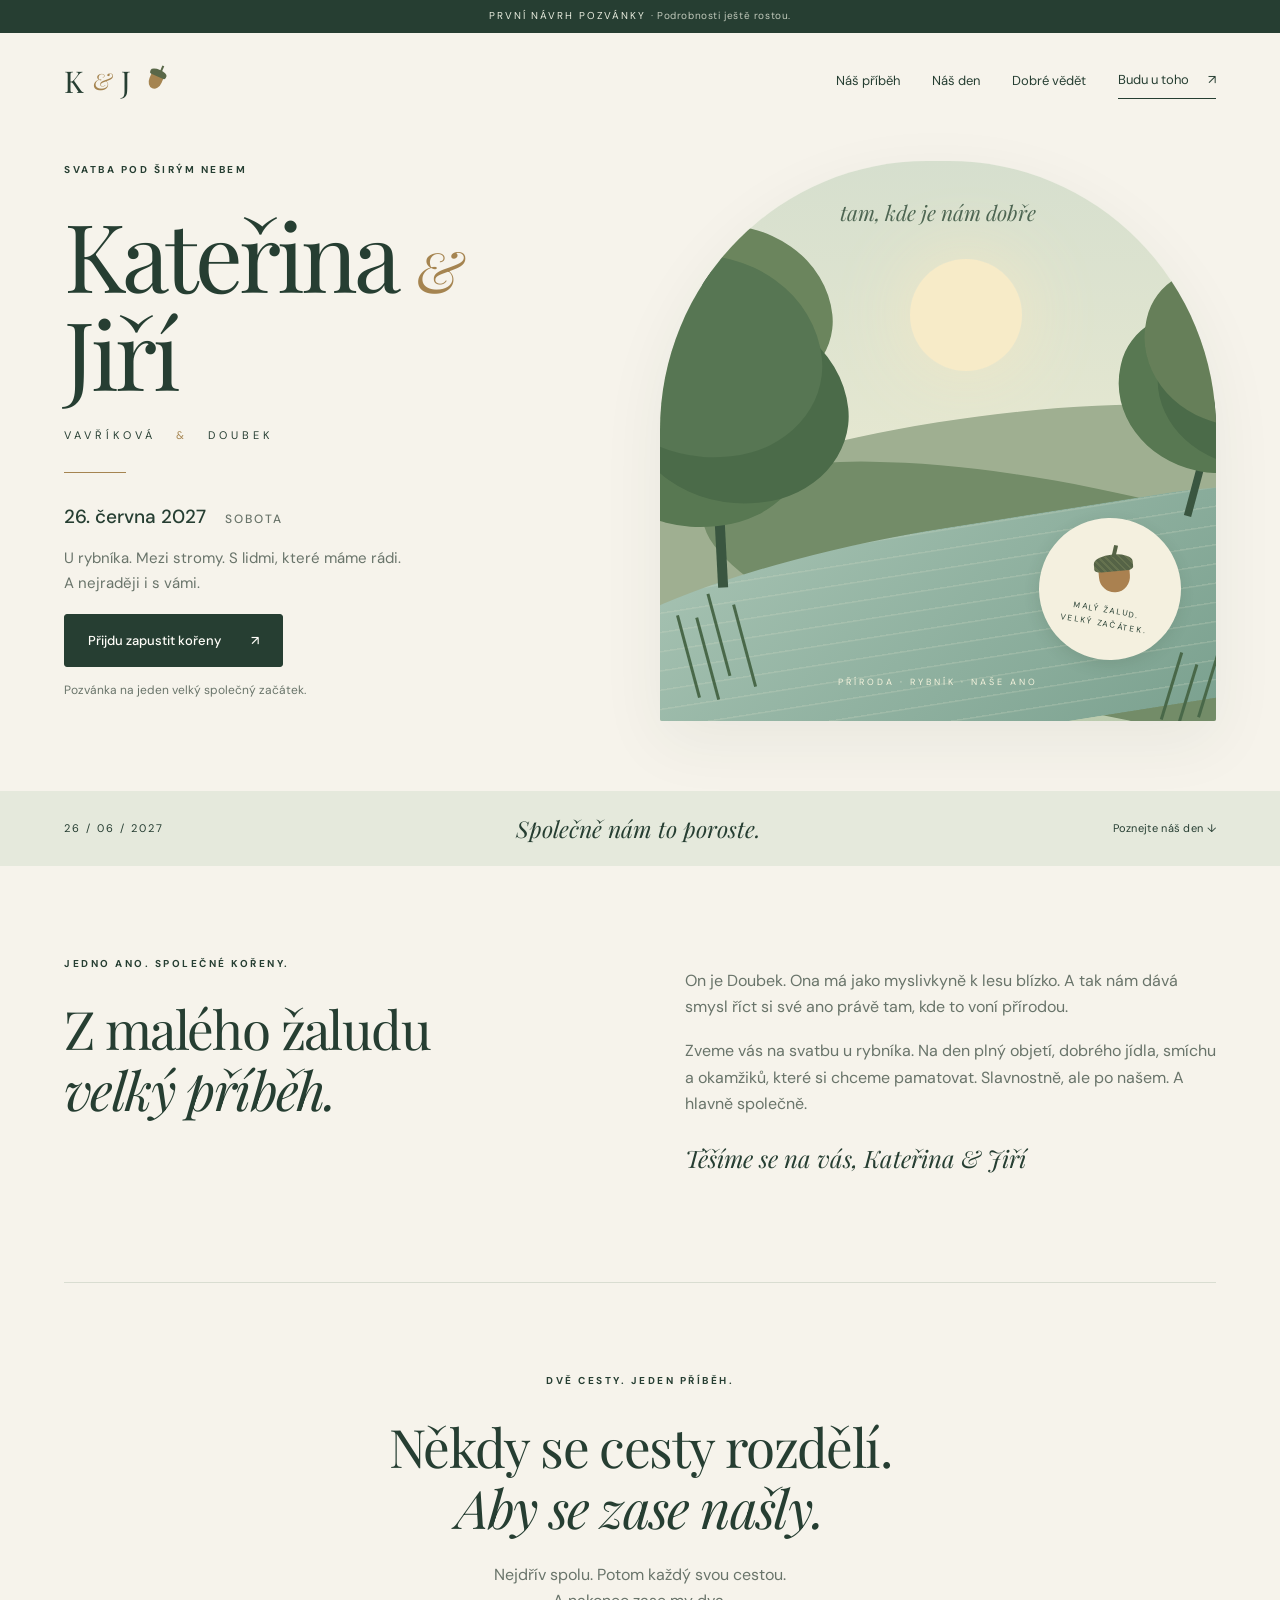
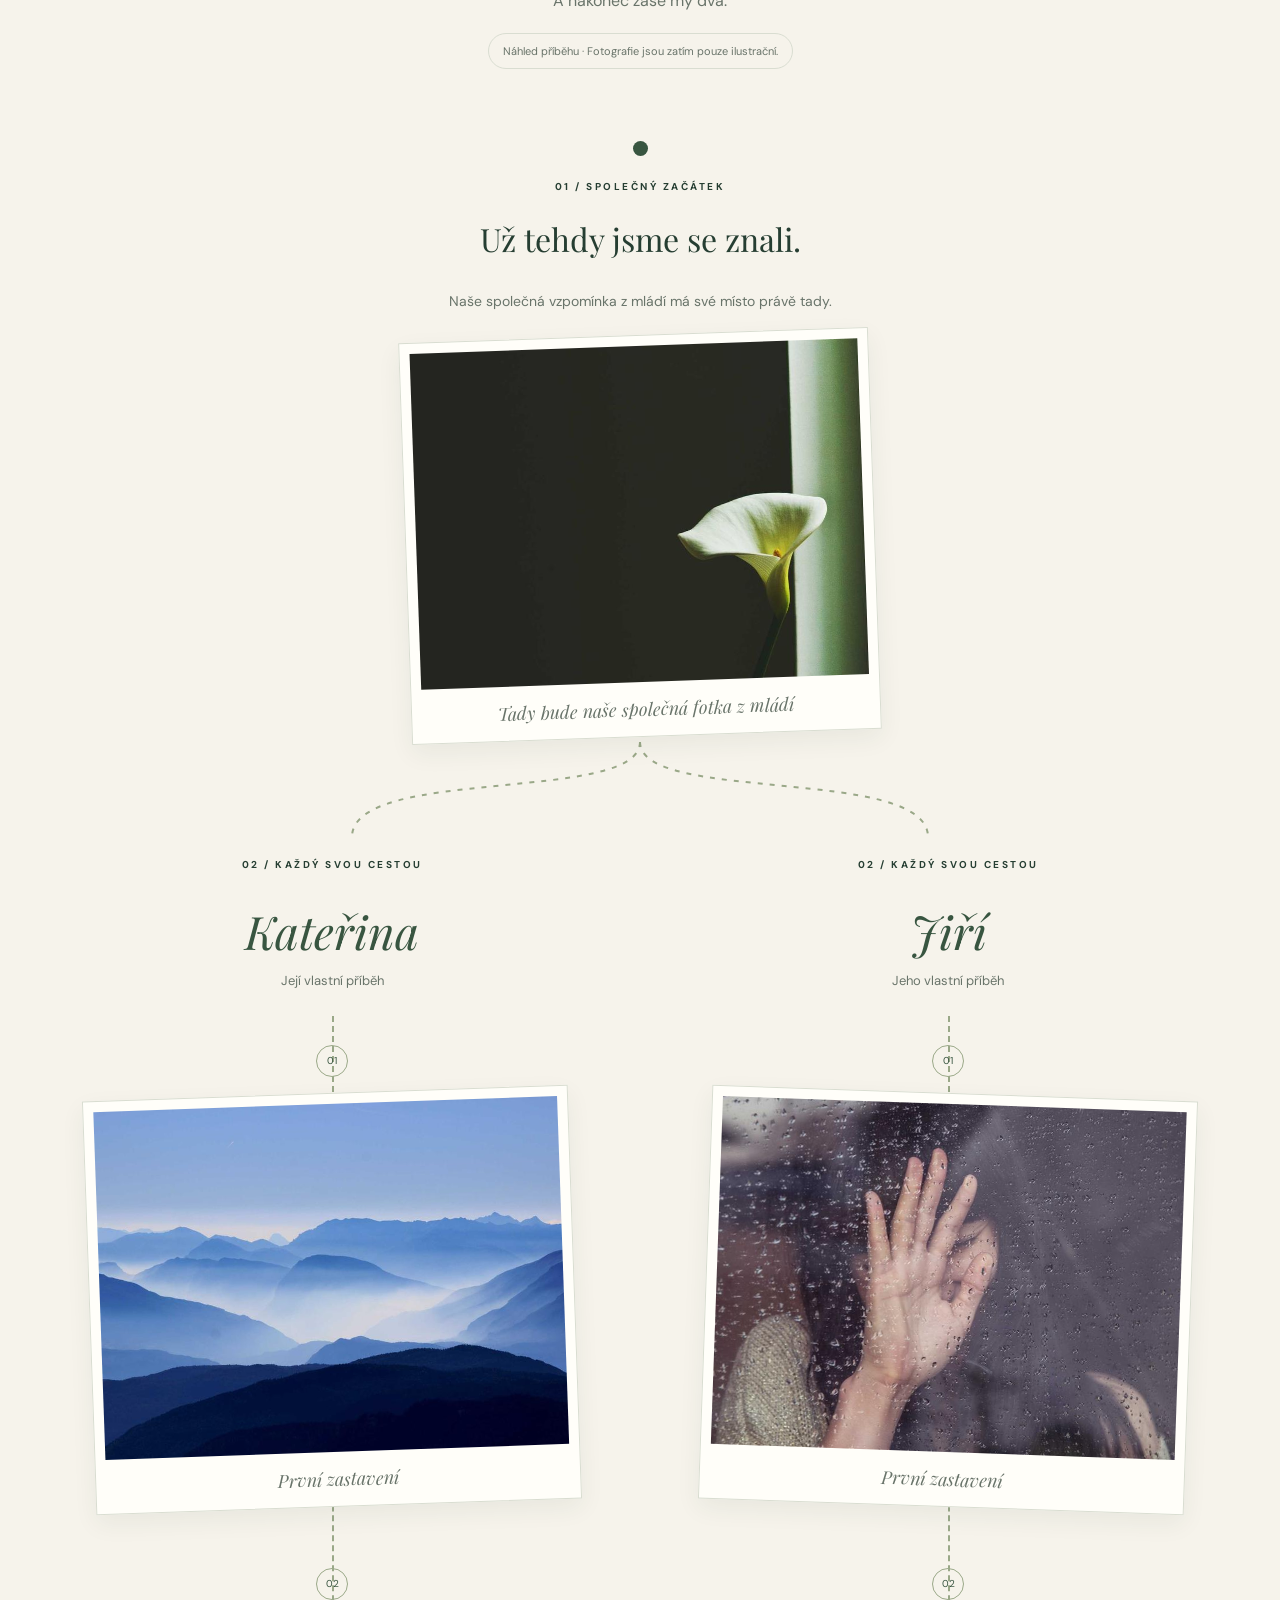
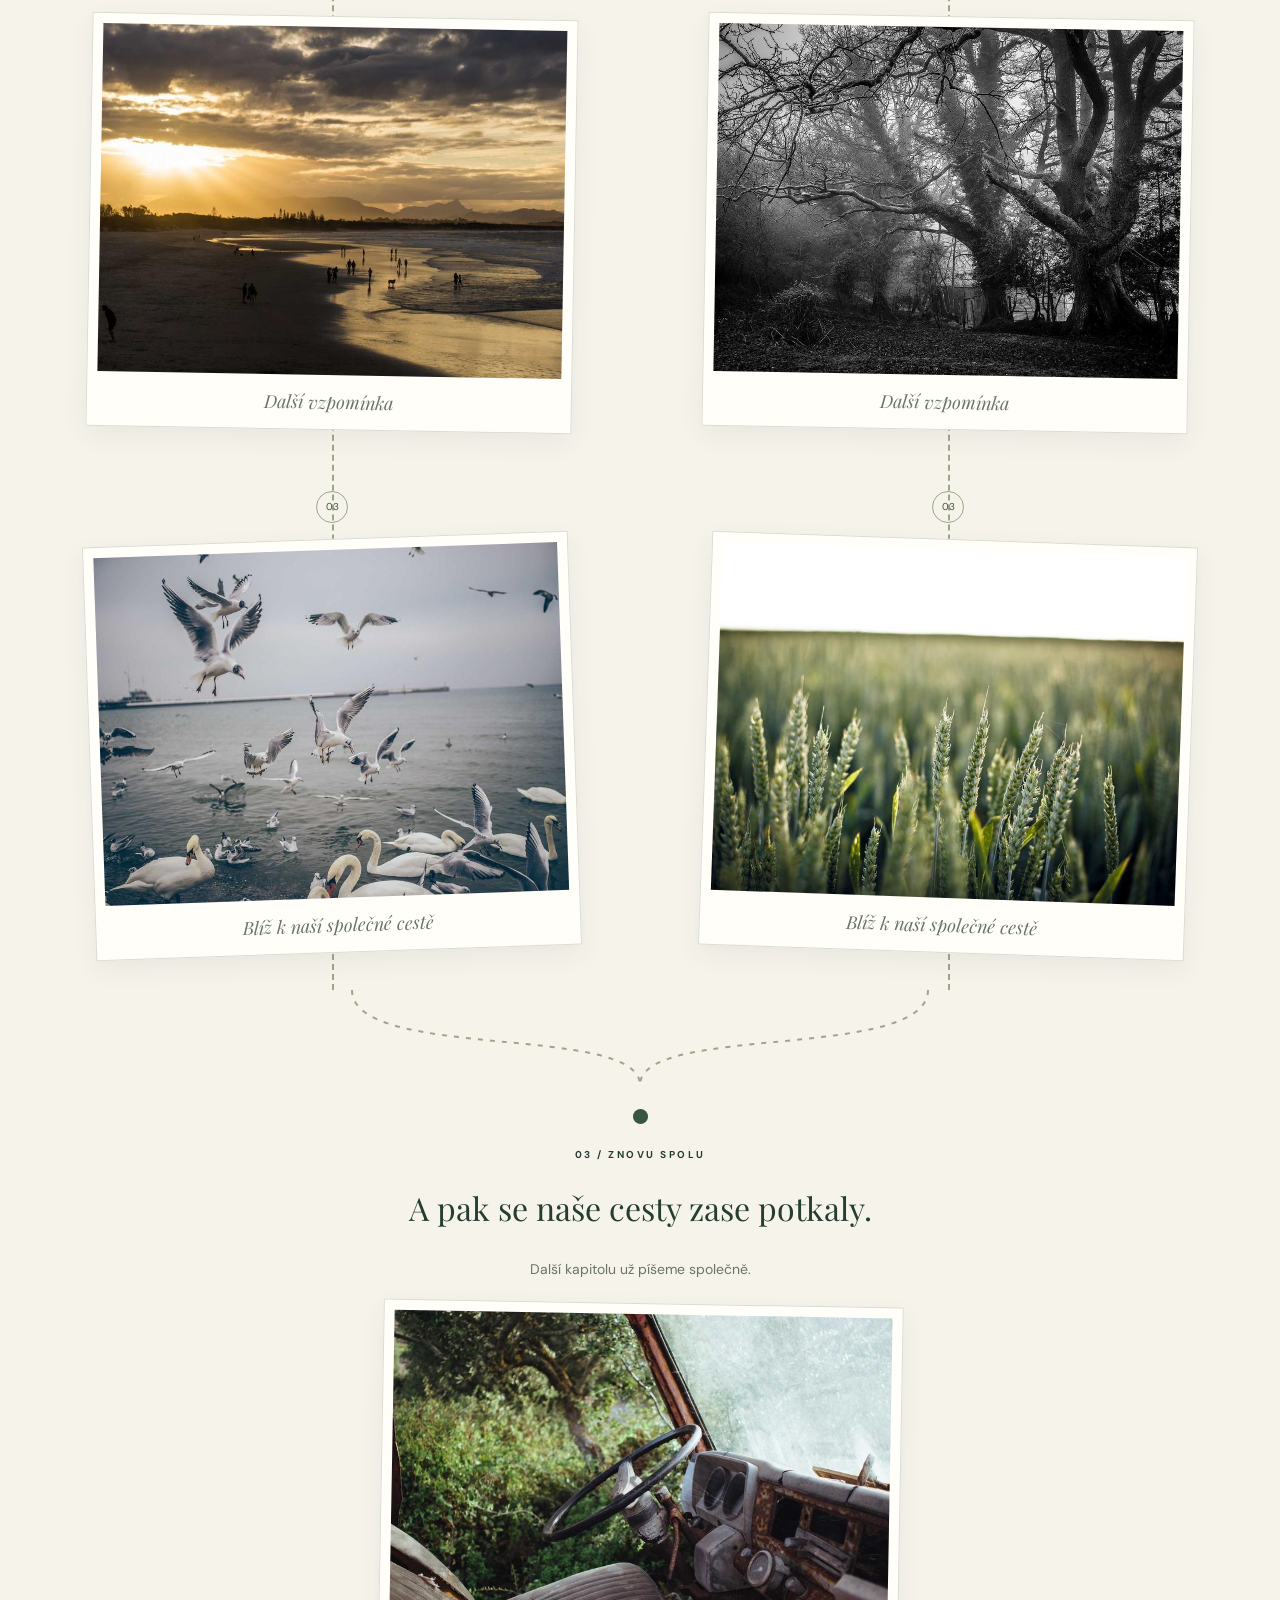
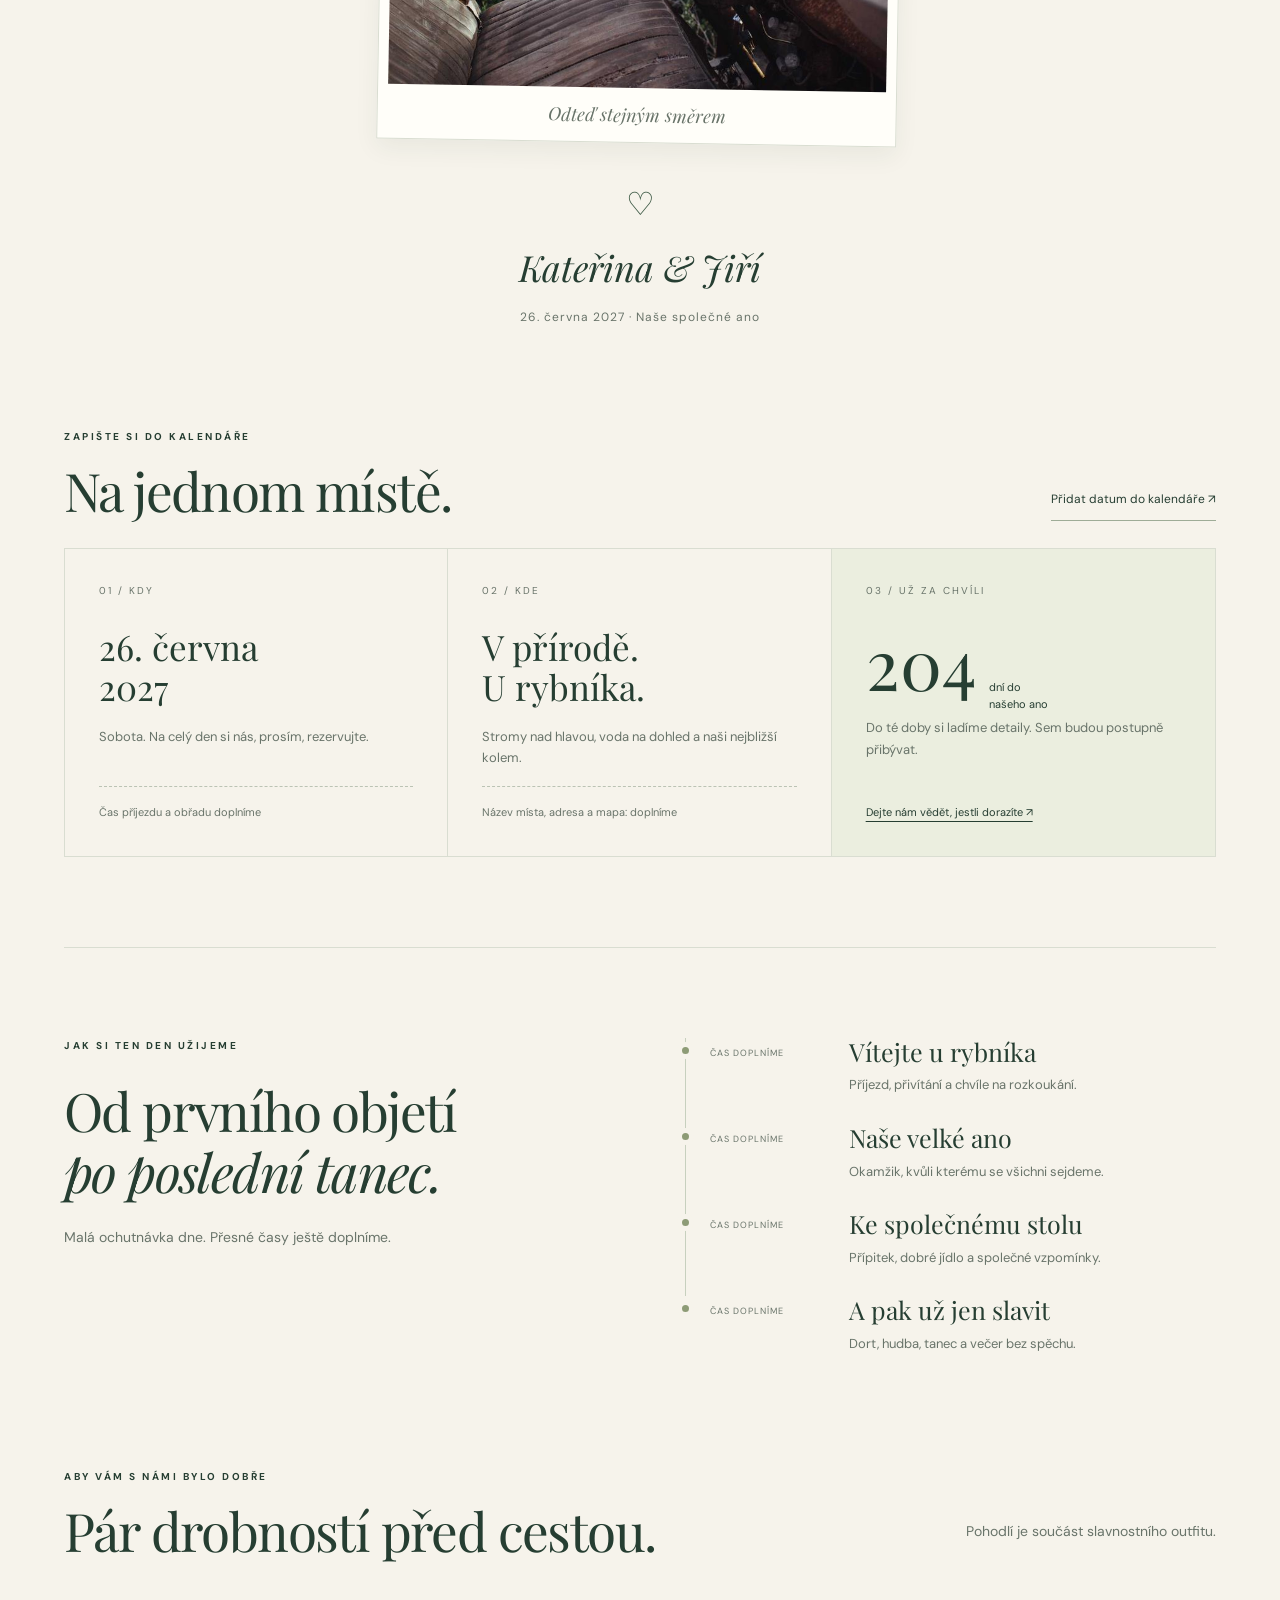
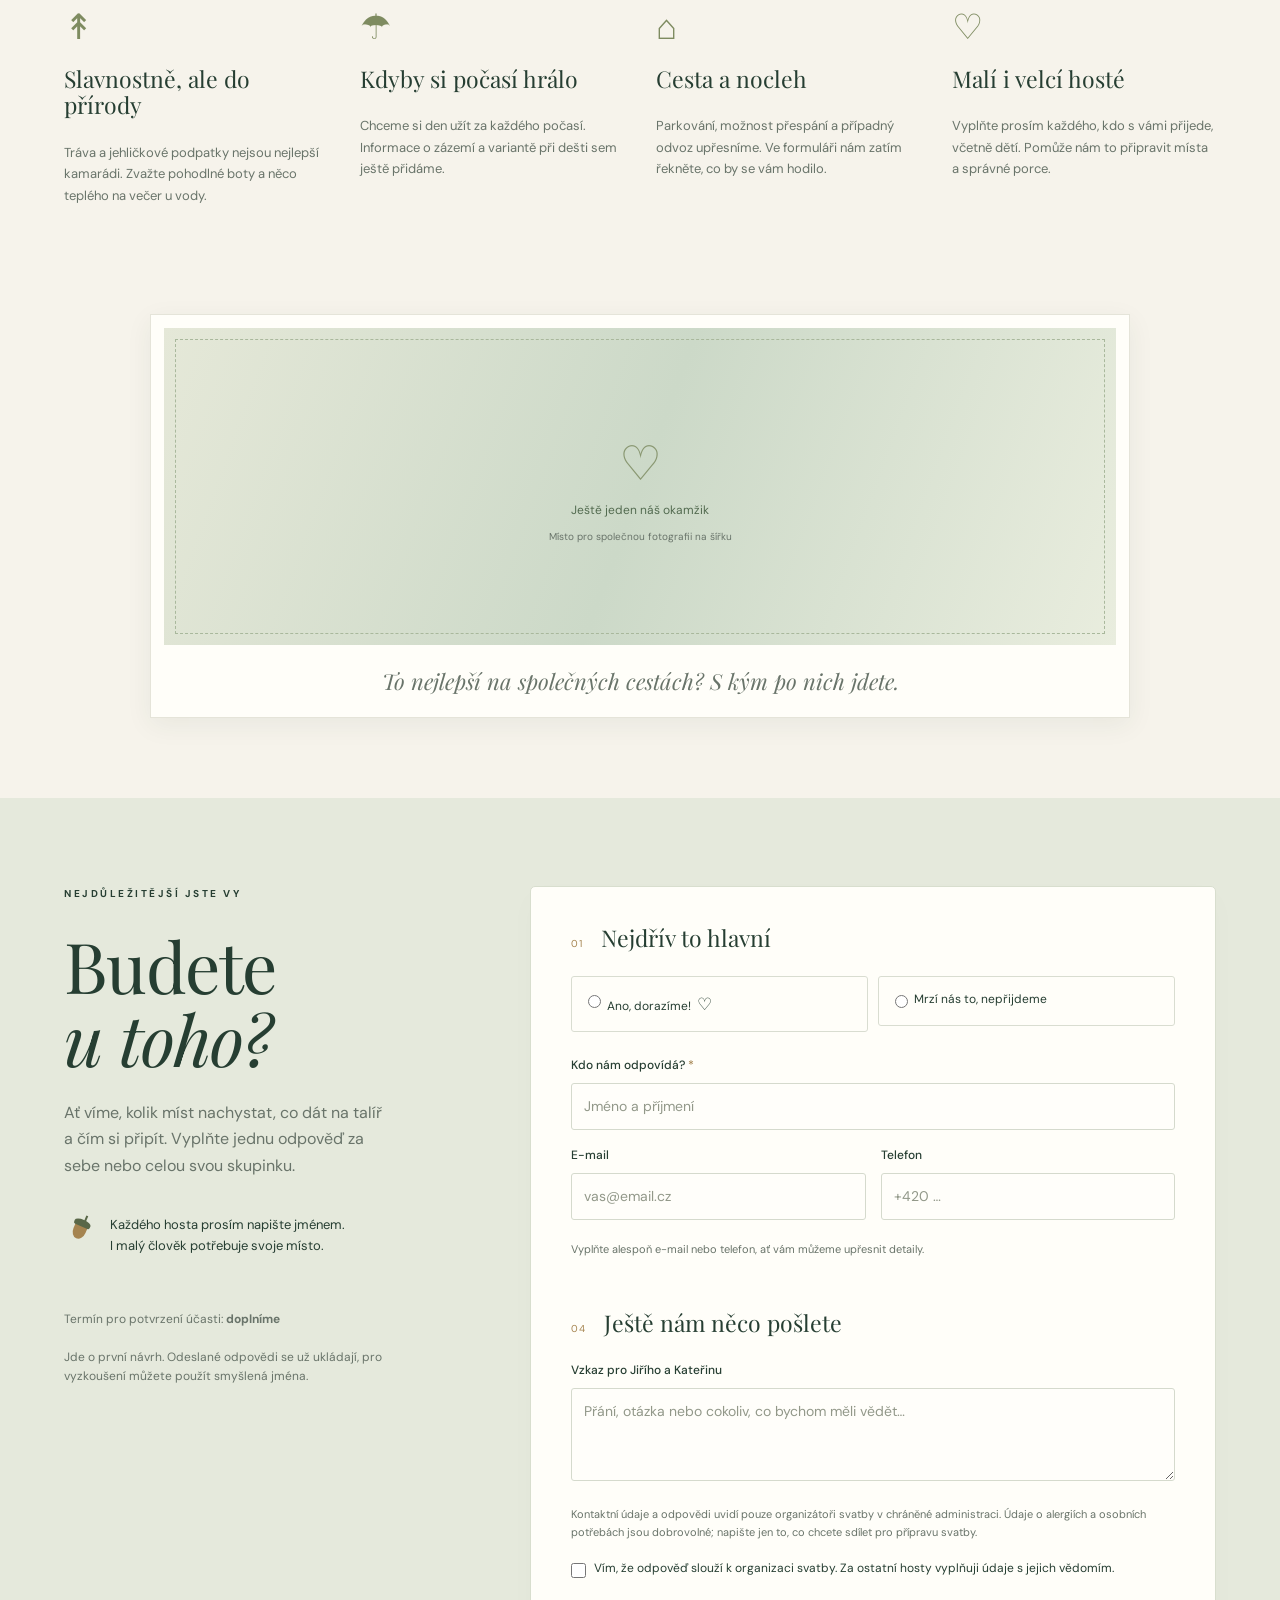
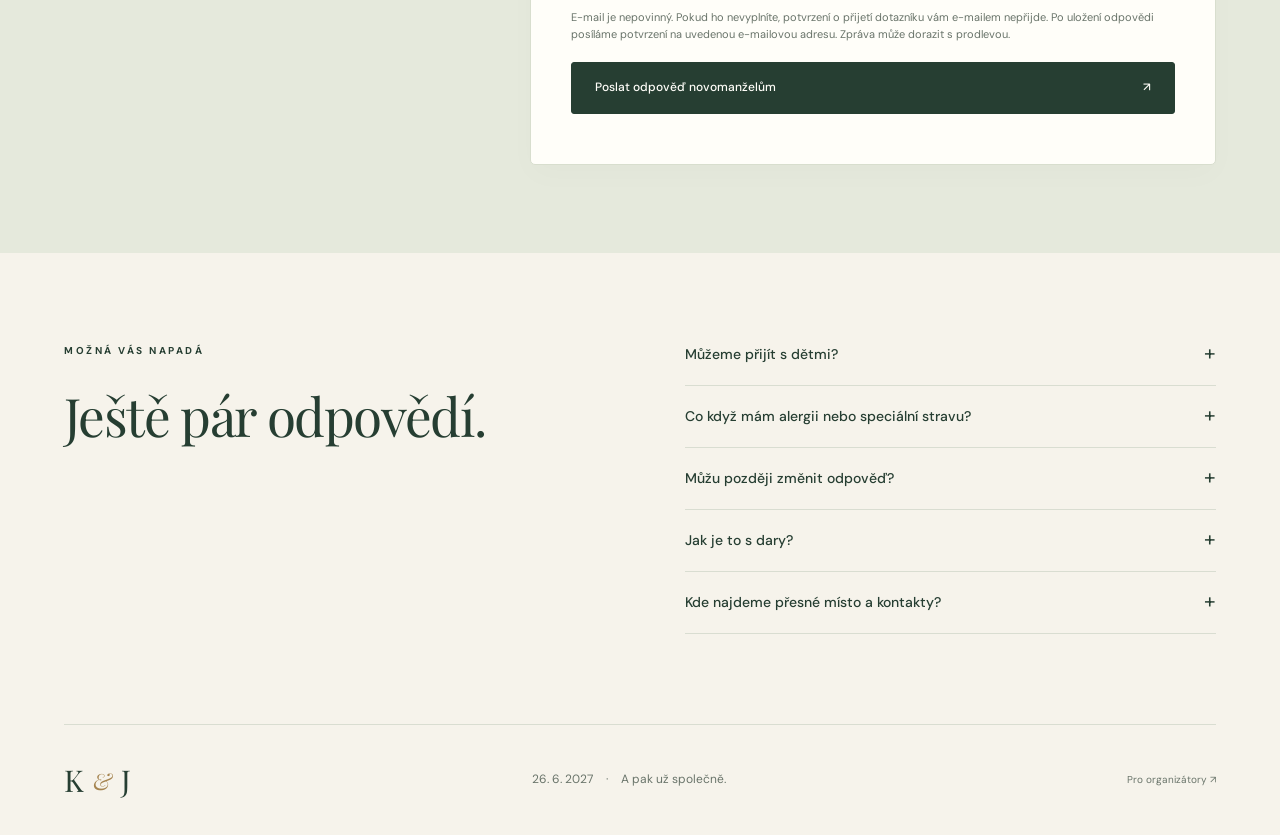
<file: index.html>
<!doctype html>
<html lang="cs">
<head>
  <meta charset="utf-8"><meta name="viewport" content="width=device-width,initial-scale=1">
  <meta name="theme-color" content="#263e32">
  <title>Kateřina & Jiří — 26. června 2027</title>
  <meta name="description" content="Jedno ano. Společné kořeny. Kateřina a Jiří vás zvou na svou svatbu v přírodě u rybníka, 26. června 2027.">
  <meta property="og:title" content="Kateřina & Jiří — bereme se!">
  <meta property="og:description" content="26. června 2027 · V přírodě, u rybníka · Budete u toho s námi?">
  <meta property="og:type" content="website"><meta property="og:url" content="https://doukysvatba.github.io/">
  <meta property="og:image" content="https://doukysvatba.github.io/og.png"><meta property="og:image:alt" content="Kateřina a Jiří, 26. června 2027. Dubové listy a rybník.">
  <meta name="twitter:card" content="summary_large_image"><meta name="twitter:image" content="https://doukysvatba.github.io/og.png">
  <link rel="stylesheet" href="style.css?v=20261122-fonts"><script defer src="config.js?v=20261029-retry"></script><script defer src="api.js?v=20261029-retry"></script><script defer src="app.js?v=20261029-retry"></script>
</head>
<body>
<a class="skip" href="#obsah">Přejít na obsah</a>
<div class="draft">PRVNÍ NÁVRH POZVÁNKY <span>· Podrobnosti ještě rostou.</span></div>
<header class="header"><a class="monogram" href="#" aria-label="Kateřina a Jiří, úvod">K <span>&</span> J <i class="tiny-acorn" aria-hidden="true"></i></a><nav aria-label="Hlavní navigace"><a href="#nas-pribeh">Náš příběh</a><a href="#nas-den">Náš den</a><a href="#prakticky">Dobré vědět</a><a class="nav-cta" href="#potvrzeni">Budu u toho <span aria-hidden="true">↗</span></a></nav></header>
<main id="obsah">
  <section class="hero" aria-labelledby="hero-title">
    <div class="hero-copy"><p class="eyebrow">SVATBA POD ŠIRÝM NEBEM</p><h1 id="hero-title">Kateřina <span class="amp">&</span><br><em>Jiří</em></h1><p class="surnames">VAVŘÍKOVÁ <span>&</span> DOUBEK</p><div class="hero-rule"></div><p class="hero-date">26. června 2027 <span>sobota</span></p><p class="hero-description">U rybníka. Mezi stromy. S lidmi, které máme rádi.<br>A nejraději i s vámi.</p><a class="button" href="#potvrzeni">Přijdu zapustit kořeny <span aria-hidden="true">↗</span></a><p class="small hero-note">Pozvánka na jeden velký společný začátek.</p></div>
    <div class="hero-art" role="img" aria-label="Ilustrovaná krajina s rybníkem, stromy a motivem žaludu"><div class="art-grain"></div><div class="sun"></div><div class="hill hill-back"></div><div class="hill hill-front"></div><div class="pond"></div><div class="reeds reeds-one"></div><div class="reeds reeds-two"></div><div class="tree tree-one"><i></i><b></b></div><div class="tree tree-two"><i></i><b></b></div><div class="art-text">tam, kde je nám dobře</div><div class="acorn-stamp"><div class="acorn"><i></i><b></b></div><span>MALÝ ŽALUD.<br>VELKÝ ZAČÁTEK.</span></div><p class="art-caption">PŘÍRODA · RYBNÍK · NAŠE ANO</p></div>
  </section>
  <div class="date-strip"><span>26 / 06 / 2027</span><span class="strip-center">Společně nám to poroste.</span><a href="#nas-den">Poznejte náš den ↓</a></div>
  <section class="intro section" id="nas-den"><div><p class="eyebrow">JEDNO ANO. SPOLEČNÉ KOŘENY.</p><h2>Z malého žaludu<br><em>velký příběh.</em></h2></div><div class="intro-text"><p>On je Doubek. Ona má jako myslivkyně k lesu blízko. A tak nám dává smysl říct si své ano právě tam, kde to voní přírodou.</p><p>Zveme vás na svatbu u rybníka. Na den plný objetí, dobrého jídla, smíchu a okamžiků, které si chceme pamatovat. Slavnostně, ale po našem. A hlavně společně.</p><p class="signature">Těšíme se na vás, Kateřina & Jiří</p></div></section>
  <section class="journey section" id="nas-pribeh" aria-labelledby="journey-title">
    <div class="journey-heading"><p class="eyebrow">DVĚ CESTY. JEDEN PŘÍBĚH.</p><h2 id="journey-title">Někdy se cesty rozdělí.<br><em>Aby se zase našly.</em></h2><p>Nejdřív spolu. Potom každý svou cestou.<br>A nakonec zase my dva.</p><p class="journey-demo">Náhled příběhu · Fotografie jsou zatím pouze ilustrační.</p></div>
    <div class="journey-shared journey-start"><span class="journey-dot" aria-hidden="true"></span><p class="eyebrow">01 / SPOLEČNÝ ZAČÁTEK</p><h3>Už tehdy jsme se znali.</h3><p>Naše společná vzpomínka z mládí má své místo právě tady.</p><figure class="journey-photo" data-photo-slot="spolecne-mladi"><img src="assets/story/spolecne-mladi.jpg" alt="Vzorová ilustrační fotografie — Tady bude naše společná fotka z mládí" width="800" height="600" loading="lazy"><figcaption>Tady bude naše společná fotka z mládí</figcaption></figure></div><div class="journey-fork" aria-hidden="true"><svg viewBox="0 0 1000 100" preserveAspectRatio="none"><path d="M500 0 C500 65 250 25 250 100 M500 0 C500 65 750 25 750 100"/></svg></div><div class="journey-paths"><article class="journey-path" aria-labelledby="path-katerina"><div class="journey-person"><p class="eyebrow">02 / KAŽDÝ SVOU CESTOU</p><h3 id="path-katerina">Kateřina</h3><p>Její vlastní příběh</p></div><div class="journey-stops"><div class="journey-stop"><span class="journey-step">01</span><figure class="journey-photo" data-photo-slot="katerina-1"><img src="assets/story/katerina-1.jpg" alt="Vzorová ilustrační fotografie — První zastavení" width="800" height="600" loading="lazy"><figcaption>První zastavení</figcaption></figure></div><div class="journey-stop"><span class="journey-step">02</span><figure class="journey-photo" data-photo-slot="katerina-2"><img src="assets/story/katerina-2.jpg" alt="Vzorová ilustrační fotografie — Další vzpomínka" width="800" height="600" loading="lazy"><figcaption>Další vzpomínka</figcaption></figure></div><div class="journey-stop"><span class="journey-step">03</span><figure class="journey-photo" data-photo-slot="katerina-3"><img src="assets/story/katerina-3.jpg" alt="Vzorová ilustrační fotografie — Blíž k naší společné cestě" width="800" height="600" loading="lazy"><figcaption>Blíž k naší společné cestě</figcaption></figure></div></div></article><article class="journey-path" aria-labelledby="path-jiri"><div class="journey-person"><p class="eyebrow">02 / KAŽDÝ SVOU CESTOU</p><h3 id="path-jiri">Jiří</h3><p>Jeho vlastní příběh</p></div><div class="journey-stops"><div class="journey-stop"><span class="journey-step">01</span><figure class="journey-photo" data-photo-slot="jiri-1"><img src="assets/story/jiri-1.jpg" alt="Vzorová ilustrační fotografie — První zastavení" width="800" height="600" loading="lazy"><figcaption>První zastavení</figcaption></figure></div><div class="journey-stop"><span class="journey-step">02</span><figure class="journey-photo" data-photo-slot="jiri-2"><img src="assets/story/jiri-2.jpg" alt="Vzorová ilustrační fotografie — Další vzpomínka" width="800" height="600" loading="lazy"><figcaption>Další vzpomínka</figcaption></figure></div><div class="journey-stop"><span class="journey-step">03</span><figure class="journey-photo" data-photo-slot="jiri-3"><img src="assets/story/jiri-3.jpg" alt="Vzorová ilustrační fotografie — Blíž k naší společné cestě" width="800" height="600" loading="lazy"><figcaption>Blíž k naší společné cestě</figcaption></figure></div></div></article></div><div class="journey-fork journey-merge" aria-hidden="true"><svg viewBox="0 0 1000 100" preserveAspectRatio="none"><path d="M250 0 C250 75 500 35 500 100 M750 0 C750 75 500 35 500 100"/></svg></div><div class="journey-shared journey-end"><span class="journey-dot" aria-hidden="true"></span><p class="eyebrow">03 / ZNOVU SPOLU</p><h3>A pak se naše cesty zase potkaly.</h3><p>Další kapitolu už píšeme společně.</p><figure class="journey-photo" data-photo-slot="znovu-spolu"><img src="assets/story/znovu-spolu.jpg" alt="Vzorová ilustrační fotografie — Odteď stejným směrem" width="800" height="600" loading="lazy"><figcaption>Odteď stejným směrem</figcaption></figure><div class="journey-finale"><span aria-hidden="true">♡</span><p>Kateřina & Jiří</p><span>26. června 2027 · Naše společné ano</span></div></div></section>
  <section class="details section"><div class="section-top"><div><p class="eyebrow">ZAPIŠTE SI DO KALENDÁŘE</p><h2>Na jednom místě.</h2></div><button type="button" class="text-button" id="calendar">Přidat datum do kalendáře ↗</button></div><div class="detail-grid"><article class="detail-card"><span class="card-num">01 / KDY</span><h3>26. června<br>2027</h3><p>Sobota. Na celý den si nás, prosím, rezervujte.</p><div class="pending">Čas příjezdu a obřadu doplníme</div></article><article class="detail-card"><span class="card-num">02 / KDE</span><h3>V přírodě.<br>U rybníka.</h3><p>Stromy nad hlavou, voda na dohled a naši nejbližší kolem.</p><div class="pending">Název místa, adresa a mapa: doplníme</div></article><article class="detail-card countdown-card"><span class="card-num">03 / UŽ ZA CHVÍLI</span><div class="countdown"><strong id="days">—</strong><span id="days-label">dní do našeho ano</span></div><p>Do té doby si ladíme detaily. Sem budou postupně přibývat.</p><a href="#potvrzeni">Dejte nám vědět, jestli dorazíte ↗</a></article></div></section>
  <section class="program section"><div><p class="eyebrow">JAK SI TEN DEN UŽIJEME</p><h2>Od prvního objetí<br><em>po poslední tanec.</em></h2><p class="muted">Malá ochutnávka dne. Přesné časy ještě doplníme.</p></div><ol class="timeline"><li><span>ČAS DOPLNÍME</span><div><h3>Vítejte u rybníka</h3><p>Příjezd, přivítání a chvíle na rozkoukání.</p></div></li><li><span>ČAS DOPLNÍME</span><div><h3>Naše velké ano</h3><p>Okamžik, kvůli kterému se všichni sejdeme.</p></div></li><li><span>ČAS DOPLNÍME</span><div><h3>Ke společnému stolu</h3><p>Přípitek, dobré jídlo a společné vzpomínky.</p></div></li><li><span>ČAS DOPLNÍME</span><div><h3>A pak už jen slavit</h3><p>Dort, hudba, tanec a večer bez spěchu.</p></div></li></ol></section>
  <section class="practical section" id="prakticky"><div class="section-top"><div><p class="eyebrow">ABY VÁM S NÁMI BYLO DOBŘE</p><h2>Pár drobností před cestou.</h2></div><p class="muted">Pohodlí je součást slavnostního outfitu.</p></div><div class="practical-grid"><article><span class="mini-icon" aria-hidden="true">↟</span><h3>Slavnostně, ale do přírody</h3><p>Tráva a jehličkové podpatky nejsou nejlepší kamarádi. Zvažte pohodlné boty a něco teplého na večer u vody.</p></article><article><span class="mini-icon" aria-hidden="true">☂</span><h3>Kdyby si počasí hrálo</h3><p>Chceme si den užít za každého počasí. Informace o zázemí a variantě při dešti sem ještě přidáme.</p></article><article><span class="mini-icon" aria-hidden="true">⌂</span><h3>Cesta a nocleh</h3><p>Parkování, možnost přespání a případný odvoz upřesníme. Ve formuláři nám zatím řekněte, co by se vám hodilo.</p></article><article><span class="mini-icon" aria-hidden="true">♡</span><h3>Malí i velcí hosté</h3><p>Vyplňte prosím každého, kdo s vámi přijede, včetně dětí. Pomůže nám to připravit místa a správné porce.</p></article></div></section>
  <section class="photo-pause section" aria-labelledby="photo-pause-title"><figure class="photo-frame photo-wide" data-photo-slot="spolecna-siroka"><div class="photo-space"><span class="photo-mark" aria-hidden="true">♡</span><span>Ještě jeden náš okamžik</span><small>Místo pro společnou fotografii na šířku</small></div><figcaption id="photo-pause-title">To nejlepší na společných cestách? S kým po nich jdete.</figcaption></figure></section>
  <section class="rsvp section" id="potvrzeni"><div class="rsvp-intro"><p class="eyebrow">NEJDŮLEŽITĚJŠÍ JSTE VY</p><h2>Budete<br><em>u toho?</em></h2><p>Ať víme, kolik míst nachystat, co dát na talíř a čím si připít. Vyplňte jednu odpověď za sebe nebo celou svou skupinku.</p><div class="rsvp-note"><span class="tiny-acorn" aria-hidden="true"></span><p>Každého hosta prosím napište jménem.<br>I malý člověk potřebuje svoje místo.</p></div><p class="small">Termín pro potvrzení účasti: <strong>doplníme</strong></p><p class="small">Jde o první návrh. Odeslané odpovědi se už ukládají, pro vyzkoušení můžete použít smyšlená jména.</p></div>
    <div class="form-card"><form id="rsvp-form">
      <fieldset><legend><span>01</span> Nejdřív to hlavní</legend><div class="attendance"><label><input type="radio" name="attendance" value="yes" required><span>Ano, dorazíme! <b>♡</b></span></label><label><input type="radio" name="attendance" value="no" required><span>Mrzí nás to, nepřijdeme</span></label></div><div class="field"><label for="contact-name">Kdo nám odpovídá? <span>*</span></label><input id="contact-name" name="contactName" autocomplete="name" maxlength="100" required placeholder="Jméno a příjmení"></div><div class="two-columns"><div class="field"><label for="email">E-mail</label><input id="email" name="email" type="email" autocomplete="email" maxlength="180" placeholder="vas@email.cz"></div><div class="field"><label for="phone">Telefon</label><input id="phone" name="phone" type="tel" autocomplete="tel" maxlength="40" placeholder="+420 …"></div></div><p class="field-hint">Vyplňte alespoň e-mail nebo telefon, ať vám můžeme upřesnit detaily.</p></fieldset>
      <div id="attending-fields" hidden><fieldset><legend><span>02</span> Kdo všechno přijede?</legend><p class="field-hint">Přidejte sebe, doprovod i děti. Jedna kartička = jeden host.</p><div id="guests"></div><button type="button" class="button secondary add-guest" id="add-guest">+ Přidat dalšího hosta</button><p class="field-hint">Maximálně 12 osob v jedné odpovědi.</p></fieldset>
      <fieldset><legend><span>03</span> Cesta, nocleh a drobnosti</legend><div class="two-columns"><div class="field"><label for="accommodation">Máte zájem o přespání?</label><select name="accommodation" id="accommodation"><option value="unsure">Ještě nevíme</option><option value="no">Ne, nocleh nepotřebujeme</option><option value="yes">Ano, máme zájem</option><option value="own">Zařídíme si sami</option></select></div><div class="field"><label for="transport">Jak plánujete přijet?</label><select name="transport" id="transport"><option value="unsure">Ještě nevíme</option><option value="car">Vlastním autem</option><option value="ride">S někým se svezeme</option><option value="other">Jinak</option></select></div></div><div class="two-columns"><div class="field"><label for="cars">Kolik aut přivezete?</label><input id="cars" name="cars" type="number" min="0" max="12" value="0"></div><div class="field"><label for="ride-home">Hodil by se odvoz po oslavě?</label><select name="rideHome" id="ride-home"><option value="unsure">Ještě nevíme</option><option value="no">Ne, zařídíme si sami</option><option value="yes">Ano, měli bychom zájem</option></select></div></div><p class="field-hint">Zjišťujeme zájem. Odeslání formuláře zatím není rezervací ubytování ani odvozu.</p><div class="field"><label for="accessibility">Co můžeme udělat pro vaše pohodlí?</label><textarea id="accessibility" name="accessibility" maxlength="1000" rows="2" placeholder="Např. místo pro kočárek, pomoc s pohybem, dětská židlička…"></textarea></div><div class="field"><label for="song">Na jakou písničku vás dostaneme na parket?</label><input id="song" name="song" maxlength="200" placeholder="Interpret a název písničky"></div></fieldset></div>
      <fieldset><legend><span>04</span> Ještě nám něco pošlete</legend><div class="field"><label for="message">Vzkaz pro Jiřího a Kateřinu</label><textarea id="message" name="message" rows="3" maxlength="2000" placeholder="Přání, otázka nebo cokoliv, co bychom měli vědět…"></textarea></div><p class="privacy-note">Kontaktní údaje a odpovědi uvidí pouze organizátoři svatby v chráněné administraci. Údaje o alergiích a osobních potřebách jsou dobrovolné; napište jen to, co chcete sdílet pro přípravu svatby.</p><label class="check"><input type="checkbox" name="acknowledge" required><span>Vím, že odpověď slouží k organizaci svatby. Za ostatní hosty vyplňuji údaje s jejich vědomím.</span></label></fieldset>
      <div class="honey" aria-hidden="true"><label for="company">Toto pole nevyplňujte</label><input id="company" name="company" tabindex="-1" autocomplete="off"></div>
      <p class="field-hint" id="email-confirmation-note">E-mail je nepovinný. Pokud ho nevyplníte, potvrzení o přijetí dotazníku vám e-mailem nepřijde. Po uložení odpovědi posíláme potvrzení na uvedenou e-mailovou adresu. Zpráva může dorazit s prodlevou.</p>
      <button class="button submit" id="submit" type="submit">Poslat odpověď novomanželům <span aria-hidden="true">↗</span></button><p id="form-status" role="status" aria-live="polite"></p>
    </form><div id="success" hidden tabindex="-1"><div class="success-icon">♡</div><p class="eyebrow">DĚKUJEME ZA ODPOVĚĎ</p><h3 id="success-title">Máme to zapsané.</h3><p id="success-text"></p><p class="small">Potvrzení je uložené. Na tomto zařízení můžete svou odpověď později upravit.</p><button type="button" class="button secondary" id="edit-response">Upravit odpověď</button></div></div>
  </section>
  <section class="faq section"><div><p class="eyebrow">MOŽNÁ VÁS NAPADÁ</p><h2>Ještě pár odpovědí.</h2></div><div><details><summary>Můžeme přijít s dětmi?</summary><p>Ve formuláři můžete uvést děti i miminka včetně porcí a potřeb. Přesné informace k zázemí pro nejmenší ještě doplníme.</p></details><details><summary>Co když mám alergii nebo speciální stravu?</summary><p>Ke každému hostovi lze vybrat typ jídla a dobrovolně doplnit alergie. Konkrétní menu připravujeme; uvedení potřeby zatím není potvrzením, že ji kuchyně dokáže zajistit. Ozveme se s upřesněním.</p></details><details><summary>Můžu později změnit odpověď?</summary><p>Ano. Na stejném zařízení a ve stejném prohlížeči můžete odpověď upravit. Nemažte data webu, jinak se vazba na odpověď ztratí. Při změně zařízení nás kontaktujte; kontakt sem ještě doplníme.</p></details><details><summary>Jak je to s dary?</summary><p>Největší radost nám udělá, když ten den strávíte s námi. Další přání ohledně darů ještě doplníme.</p></details><details><summary>Kde najdeme přesné místo a kontakty?</summary><p>Adresa, mapa, parkování a kontakt na organizátora tady budou před svatbou. Zatím jsou tyto informace k doplnění.</p></details></div></section>
</main><footer><div class="monogram">K <span>&</span> J</div><p>26. 6. 2027 <span>·</span> A pak už společně.</p><a href="admin.html">Pro organizátory ↗</a></footer>
</body></html>
</file>
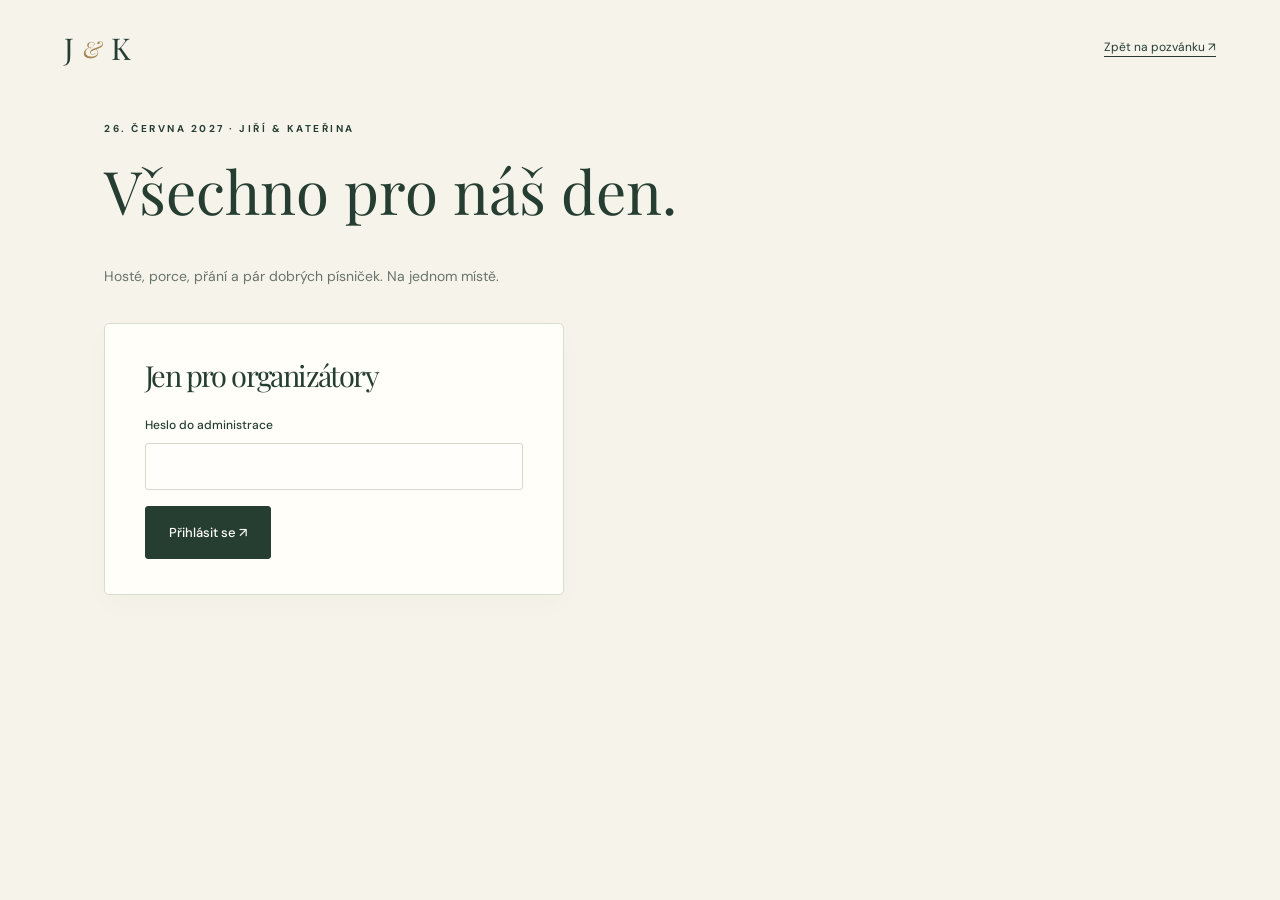
<file: admin.html>
<!doctype html><html lang="cs"><head><meta charset="utf-8"><meta name="viewport" content="width=device-width,initial-scale=1"><meta name="robots" content="noindex,nofollow"><meta name="theme-color" content="#263e32"><title>Svatební přehled — Jiří & Kateřina</title><link rel="stylesheet" href="style.css"><link rel="stylesheet" href="admin.css?v=guest-total"><script defer src="config.js?v=20261029-retry"></script><script defer src="api.js?v=20261029-retry"></script><script defer src="report.js?v=20261029-retry"></script><script defer src="admin.js?v=guest-total"></script></head><body class="admin-page"><header class="header"><a class="monogram" href="./">J <span>&</span> K</a><a href="./">Zpět na pozvánku ↗</a></header><main class="admin-main"><p class="eyebrow">26. ČERVNA 2027 · JIŘÍ & KATEŘINA</p><h1>Všechno pro náš den.</h1><p class="muted">Hosté, porce, přání a pár dobrých písniček. Na jednom místě.</p><form id="login" class="form-card admin-login"><h2>Jen pro organizátory</h2><div class="field"><label for="password">Heslo do administrace</label><input id="password" type="password" autocomplete="current-password" required></div><button class="button" type="submit">Přihlásit se ↗</button></form><p id="admin-status" role="status" aria-live="polite"></p><section id="dashboard" hidden><div class="admin-toolbar"><button class="button secondary" id="refresh">Obnovit</button><button class="button" id="export">Stáhnout CSV pro plánování ↓</button><button class="text-button" id="logout">Odhlásit se</button></div><div class="stats" id="stats"></div><div class="planning-grid"><section class="panel"><h2>Co na talíř</h2><div id="meals"></div></section><section class="panel"><h2>Čím si připijeme</h2><div id="drinks"></div><p class="small">Preference jednotlivých hostů, nikoliv počty objednaných nápojů.</p></section><section class="panel"><h2>Nocleh a doprava</h2><div id="logistics"></div><p class="small">Zájem za skupinu. Konkrétní kapacity a rezervace je potřeba domluvit.</p></section></div><section class="panel"><h2>Alergie a osobní potřeby</h2><div id="needs"></div></section><section class="panel"><div class="response-heading"><h2>Odpovědi hostů</h2><div class="filters"><div class="field"><label for="search">Hledat jméno nebo kontakt</label><input id="search" type="search" placeholder="Např. Novákovi…"></div><div class="field"><label for="filter">Účast</label><select id="filter"><option value="all">Všechny odpovědi</option><option value="yes">Přijdou</option><option value="no">Nepřijdou</option></select></div></div></div><p id="response-count" class="small"></p><div id="responses"></div></section><section class="panel"><h2>Náš svatební playlist</h2><div id="songs"></div></section><p class="small">CSV obsahuje osobní údaje hostů. Sdílejte ho jen s lidmi, kteří je potřebují k organizaci svatby. Heslo ani seznam hostů nejsou součástí veřejné pozvánky.</p></section></main></body></html>
</file>
<file: style.css>
@import url('https://fonts.googleapis.com/css2?family=DM+Sans:wght@400;500;600;700&family=Manrope:wght@400;500;600;700&family=Playfair+Display:ital,wght@0,400;0,500;0,600;1,400;1,500&display=swap');
:root{--paper:#f6f3eb;--ink:#263e32;--muted:#69746a;--line:#d9ddd1;--sage:#e5e9dc;--green:#385540;--gold:#a58450;--white:#fffef9;--serif:'Playfair Display',Georgia,serif;--sans:'DM Sans','Manrope',Arial,sans-serif}*{box-sizing:border-box}html{scroll-behavior:smooth;scroll-padding-top:24px}body{margin:0;background:var(--paper);color:var(--ink);font:16px/1.65 var(--sans)}button,input,select,textarea{font:inherit}button,a,input,select,textarea{touch-action:manipulation}a{color:inherit;text-underline-offset:5px}button,a{-webkit-tap-highlight-color:transparent}button{cursor:pointer}button:disabled{cursor:wait;opacity:.6}h1,h2,h3,p{margin-top:0}h1,h2,h3{font-family:var(--serif);font-weight:400;line-height:1.15}h2{font-size:clamp(32px,4.2vw,53px);letter-spacing:-1.6px;margin-bottom:24px}h3{font-size:26px}em{font-weight:400}p{margin-bottom:18px}input,select,textarea{min-width:0;max-width:100%}textarea{resize:vertical}a:focus-visible,button:focus-visible,summary:focus-visible,input:focus-visible,select:focus-visible,textarea:focus-visible{outline:3px solid #a58450;outline-offset:4px}[hidden]{display:none!important}.skip{position:absolute;left:10px;top:-80px;padding:12px;background:white;z-index:20}.skip:focus{top:5px}.draft{text-align:center;background:var(--ink);color:#e9eddf;font-size:10px;letter-spacing:1.9px;padding:8px 12px}.draft span{letter-spacing:.6px;opacity:.8}.header{max-width:1320px;padding:28px 48px;margin:auto;display:flex;align-items:center;justify-content:space-between}.monogram{font:30px var(--serif);display:flex;align-items:center;gap:9px;text-decoration:none}.monogram span{font-size:23px;font-style:italic;color:var(--gold)}.header nav{display:flex;gap:32px;align-items:center;font-size:13px}.header nav a{text-decoration:none}.nav-cta{border-bottom:1px solid var(--ink);padding:7px 0}.nav-cta span{margin-left:16px}.hero{max-width:1320px;min-height:650px;padding:32px 48px 70px;margin:auto;display:grid;grid-template-columns:1fr 1fr;gap:64px;align-items:center}.eyebrow{font-size:10px;font-weight:700;letter-spacing:2.5px;margin-bottom:26px}.hero h1{font-size:clamp(64px,7.4vw,100px);letter-spacing:-4px;line-height:1.04;margin-bottom:24px}.hero h1 em{font-style:normal}.hero h1 .amp{font-size:.6em;color:var(--gold);font-style:italic}.surnames{font-size:11px;letter-spacing:4px}.surnames span{margin:0 13px;color:var(--gold)}.hero-rule{width:62px;border-top:1px solid var(--gold);margin:28px 0}.hero-date{font-size:19px;font-weight:500;margin-bottom:14px}.hero-date span{font-size:12px;text-transform:uppercase;letter-spacing:2px;margin-left:14px;color:var(--muted)}.hero-description{color:var(--muted);font-size:15px}.button{display:inline-flex;align-items:center;justify-content:space-between;gap:30px;background:var(--ink);color:var(--white);border:1px solid var(--ink);padding:15px 23px;font-size:13px;font-weight:500;text-decoration:none;border-radius:3px;min-height:50px;transition:background .2s,transform .2s}.button:hover{background:#426047;transform:translateY(-1px)}.button.secondary{background:transparent;color:var(--ink);border-color:#b5c0af}.button.secondary:hover{background:var(--sage)}.small{font-size:12px;color:var(--muted)}.hero-note{margin-top:14px}.hero-art{height:560px;position:relative;overflow:hidden;background:linear-gradient(#d6dfce,#e8e9d1 63%,#bbcbae);border-radius:48% 48% 2px 2px;isolation:isolate;box-shadow:0 20px 65px #233e3010}.sun{width:112px;height:112px;background:#f7ebc8;border-radius:50%;position:absolute;top:98px;left:45%;box-shadow:0 0 80px #f3e8c5}.hill{position:absolute;width:150%;height:220px;border-radius:50%}.hill-back{background:#9faf91;top:260px;left:-22%;transform:rotate(-9deg)}.hill-front{background:#738c68;top:333px;left:6%;transform:rotate(13deg)}.pond{position:absolute;left:-20%;width:150%;height:210px;bottom:-15px;background:repeating-linear-gradient(0deg,transparent 0 17px,#d8dfc838 18px 19px),linear-gradient(145deg,#abc6b6,#739b89);border-radius:50% 25% 0 0;transform:rotate(-9deg)}.tree{position:absolute;bottom:133px;width:150px;height:350px;left:-23px;transform:rotate(-6deg)}.tree b{position:absolute;left:72px;bottom:0;width:10px;height:100%;background:#3a5640;transform:rotate(3deg)}.tree i{position:absolute;inset:15px -40px 130px;background:#577653;border-radius:43% 57% 43% 55%;z-index:1;box-shadow:25px 53px 0 -4px #4b6b49,-20px 67px 0 1px #587852,30px -42px 0 -15px #6b855d}.tree-two{left:auto;right:-79px;bottom:157px;transform:scale(.75) rotate(12deg)}.tree-two i{background:#667f59}.reeds{position:absolute;bottom:22px;left:27px;width:3px;height:85px;background:#496849;transform:rotate(-15deg);box-shadow:18px 7px #496849,35px -13px #496849,57px 4px #496849;z-index:2}.reeds-two{left:auto;right:43px;bottom:0;transform:rotate(17deg);height:70px}.art-text{position:absolute;top:37px;left:0;right:0;text-align:center;font:italic 21px var(--serif);color:#4e6653}.art-caption{position:absolute;bottom:13px;left:0;right:0;text-align:center;color:#f5f3dd;font-size:9px;letter-spacing:3px;z-index:3}.art-grain{position:absolute;inset:0;opacity:.15;background-image:url("[data-uri]");z-index:4;mix-blend-mode:soft-light;pointer-events:none}.acorn-stamp{position:absolute;bottom:61px;right:35px;width:142px;height:142px;border-radius:50%;background:#f4f0df;display:flex;align-items:center;justify-content:center;flex-direction:column;transform:rotate(10deg);z-index:5;box-shadow:0 5px 15px #243e2920}.acorn-stamp span{text-align:center;font-size:8px;letter-spacing:1.8px;line-height:1.7;margin-top:12px}.acorn{position:relative;width:39px;height:45px;transform:rotate(-15deg)}.acorn i{position:absolute;bottom:0;width:31px;height:32px;left:4px;background:#aa8150;border-radius:8px 8px 50% 50%}.acorn b{position:absolute;top:7px;left:0;width:39px;height:17px;border-radius:55% 55% 20% 20%;background:repeating-linear-gradient(50deg,#556346 0 3px,#65724f 3px 5px)}.acorn b:before{content:'';position:absolute;bottom:14px;left:20px;width:4px;height:12px;transform:rotate(18deg);background:#556346}.tiny-acorn{display:inline-block;position:relative;width:13px;height:17px;background:#a58450;border-radius:3px 3px 50% 50%;margin:0 9px;transform:rotate(23deg)}.tiny-acorn:before{content:'';position:absolute;left:-2px;top:-3px;width:17px;height:7px;border-radius:50% 50% 2px 2px;background:#596748}.tiny-acorn:after{content:'';position:absolute;left:7px;top:-8px;width:2px;height:6px;background:#596748}.date-strip{background:var(--sage);padding:22px max(5%,calc((100vw - 1224px)/2));display:flex;align-items:center;justify-content:space-between;gap:20px;font-size:11px;letter-spacing:2px}.strip-center{font:italic 23px var(--serif);letter-spacing:0}.date-strip a{font-size:11px;letter-spacing:.3px;text-decoration:none}.section{max-width:1224px;margin:auto;padding:90px 0}.intro{display:grid;grid-template-columns:1fr 1fr;gap:90px}.intro-text{padding-top:12px;color:var(--muted)}.signature{font:italic 24px var(--serif);color:var(--ink);margin-top:25px}.details{padding-top:10px}.section-top{display:flex;justify-content:space-between;align-items:flex-end;gap:30px;margin-bottom:27px}.section-top h2{margin-bottom:0}.section-top .eyebrow{margin-bottom:14px}.text-button{border:0;border-bottom:1px solid #9eac97;background:none;color:var(--ink);font-size:12px;padding:10px 0;white-space:nowrap}.detail-grid{display:grid;grid-template-columns:repeat(3,1fr);border:1px solid var(--line)}.detail-card{padding:34px;display:flex;flex-direction:column;border-right:1px solid var(--line)}.detail-card:last-child{border:0}.card-num{font-size:10px;letter-spacing:2px;margin-bottom:28px;color:var(--muted)}.detail-card h3{font-size:35px;margin-bottom:18px}.detail-card p{font-size:13px;color:var(--muted)}.pending{margin-top:auto;padding-top:16px;border-top:1px dashed #bbc3b4;font-size:11px;color:var(--muted)}.countdown-card{background:#ebeedf}.countdown{display:flex;align-items:baseline;gap:12px;margin-top:-12px;margin-bottom:5px}.countdown strong{font:70px var(--serif)}.countdown span{font-size:11px;max-width:60px;line-height:1.5}.countdown-card a{font-size:11px;margin-top:auto}.program{border-top:1px solid var(--line);display:grid;grid-template-columns:1fr 1fr;gap:90px}.muted{color:var(--muted);font-size:14px}.timeline{margin:0;padding:0;list-style:none}.timeline li{display:grid;grid-template-columns:115px 1fr;gap:24px;padding:0 0 28px 24px;border-left:1px solid #c7d0be;position:relative}.timeline li:before{content:'';position:absolute;width:7px;height:7px;background:#8d9b76;border:5px solid var(--paper);box-sizing:content-box;border-radius:50%;top:4px;left:-9px}.timeline li:last-child{padding-bottom:0;border-color:transparent}.timeline span{font-size:9px;letter-spacing:1px;padding-top:8px;color:var(--muted)}.timeline h3{font-size:25px;margin-bottom:8px}.timeline p{font-size:13px;color:var(--muted);margin:0}.practical{padding-top:25px}.practical-grid{display:grid;grid-template-columns:repeat(4,1fr);gap:32px;margin-top:40px}.mini-icon{font:35px var(--serif);color:#7e8b60;display:block;margin-bottom:18px}.practical-grid h3{font-size:23px}.practical-grid p{font-size:13px;color:var(--muted)}.rsvp{max-width:none;background:var(--sage);padding:88px max(5%,calc((100vw - 1224px)/2));display:grid;grid-template-columns:.75fr 1.25fr;gap:100px}.rsvp-intro h2{font-size:70px;line-height:1.05}.rsvp-intro>p:not(.eyebrow){max-width:325px;color:var(--muted)}.rsvp-intro{align-self:start;position:sticky;top:40px}.rsvp-note{display:flex;align-items:flex-start;margin:35px 0;gap:15px}.rsvp-note .tiny-acorn{margin-top:8px;flex-shrink:0}.rsvp-note p{font-size:13px}.form-card{background:var(--white);padding:35px 40px;box-shadow:0 10px 30px #36452d05;border:1px solid #d8dece;border-radius:5px}fieldset{border:0;margin:0 0 30px;padding:0;min-width:0}legend{font:23px var(--serif);padding:0;margin-bottom:23px;width:100%}legend>span{font:10px var(--sans);letter-spacing:1px;color:var(--gold);margin-right:12px}.field{margin-bottom:16px}.field>label{display:block;font-size:12px;font-weight:500;margin-bottom:7px}.field>label>span{color:var(--gold)}.field input,.field textarea,.field select{width:100%;border:1px solid #d5dacd;border-radius:3px;background:#fffefa;color:var(--ink);padding:11px 12px;font-size:14px;min-height:45px}.field input::placeholder,.field textarea::placeholder{color:#929889}.field-hint{font-size:11px;color:var(--muted);margin:5px 0 18px;line-height:1.6}.two-columns{display:grid;grid-template-columns:1fr 1fr;gap:15px}.attendance{display:grid;grid-template-columns:1fr 1fr;gap:10px;margin-bottom:24px}.attendance label{position:relative;cursor:pointer}.attendance input{position:absolute;top:16px;left:12px;accent-color:var(--ink)}.attendance label>span{display:block;padding:13px 12px 13px 35px;border:1px solid var(--line);font-size:12px;min-height:50px;border-radius:3px}.attendance input:checked+span{background:var(--sage);border-color:var(--green)}.attendance b{font-weight:400;font-size:17px;margin-left:3px}.guest-card{background:#f4f5ed;border:1px solid #e2e5d9;padding:20px;margin-bottom:15px;border-radius:3px}.guest-top{display:flex;justify-content:space-between;align-items:center;margin-bottom:16px}.guest-top h4{margin:0;font-size:12px;font-weight:600}.remove-guest{font-size:11px;background:none;border:0;color:#7b4d3c;text-decoration:underline;text-underline-offset:3px;padding:5px}.drinks{display:flex;flex-wrap:wrap;gap:8px 14px}.check{display:flex;align-items:flex-start;gap:8px;font-size:12px;line-height:1.6;cursor:pointer}.check input{accent-color:var(--ink);margin:4px 0 0;flex-shrink:0;width:15px;height:15px}.drinks .check{font-size:11px}.add-guest{width:100%;justify-content:center;border-style:dashed!important;font-size:12px}.privacy-note{font-size:11px;color:var(--muted)}.submit{width:100%;font-size:12px}#form-status{font-size:13px;margin:15px 0 0;color:#8d432d}#success{text-align:center;padding:35px 0}#success h3{font-size:38px}#success p{font-size:14px}#success .small{font-size:12px}.success-icon{font-size:58px;color:var(--gold);margin-bottom:24px}.honey{position:absolute;left:-10000px;width:1px;height:1px;overflow:hidden}.faq{display:grid;grid-template-columns:1fr 1fr;gap:90px}.faq details{border-bottom:1px solid var(--line);padding:19px 0}.faq details:first-child{padding-top:0}.faq summary{cursor:pointer;list-style:none;font-size:14px;font-weight:500;display:flex;justify-content:space-between;gap:15px}.faq summary::-webkit-details-marker{display:none}.faq summary:after{content:'+';font-size:21px;font-weight:400;line-height:1}.faq details[open] summary:after{content:'−'}.faq details p{font-size:13px;color:var(--muted);padding-top:15px;margin-bottom:0}footer{max-width:1224px;margin:auto;padding:35px 0;border-top:1px solid var(--line);display:flex;align-items:center;justify-content:space-between;gap:20px}footer p{font-size:12px;margin:0;color:var(--muted)}footer p span{padding:0 10px}footer a{font-size:10px;color:var(--muted);text-decoration:none}
@media(min-width:1500px){.hero{padding-top:50px;padding-bottom:90px}.hero-art{height:610px}.hero{gap:85px}}@media(max-width:1320px){.section:not(.rsvp),footer{margin-left:5%;margin-right:5%}.header,.hero{padding-left:5%;padding-right:5%}.hero{gap:40px}.rsvp{gap:55px}}@media(max-width:900px){.hero-art{height:490px}.hero{gap:28px;min-height:0;padding-top:28px}.hero h1{font-size:73px}.hero-date span{display:block;margin:3px 0 0}.hero-description br{display:none}.intro,.program,.faq{gap:40px}.detail-card{padding:25px}.practical-grid{grid-template-columns:repeat(2,1fr)}.rsvp{grid-template-columns:1fr;gap:30px}.rsvp-intro{position:static;display:grid;grid-template-columns:1fr 1fr;column-gap:35px}.rsvp-intro .eyebrow,.rsvp-intro h2{grid-column:1}.rsvp-intro h2{grid-row:2/5}.rsvp-intro>p:not(.eyebrow),.rsvp-note{grid-column:2;max-width:none}.rsvp-intro>p:nth-child(3){grid-row:1/3;padding-top:10px}.rsvp-note{margin:0}.rsvp-intro h2{font-size:60px}.form-card{padding:35px}.timeline li{grid-template-columns:85px 1fr;gap:15px}.timeline span{font-size:8px}.strip-center{font-size:19px}.section{padding-top:65px;padding-bottom:65px}}
@media(max-width:620px){.draft{font-size:8px;letter-spacing:1.4px}.draft span{font-size:8px}.header{padding-top:20px;padding-bottom:16px}.header nav{gap:19px;font-size:11px}.header nav>a:first-child{display:none}.monogram{font-size:25px}.hero{grid-template-columns:1fr;padding-top:25px;padding-bottom:38px;gap:27px}.hero-copy{text-align:center}.hero .eyebrow{margin-bottom:22px;font-size:9px}.hero h1{font-size:76px;line-height:1;letter-spacing:-3px}.hero h1 br{display:none}.hero h1 .amp{display:block;font-size:39px;line-height:1.15}.surnames{font-size:9px;letter-spacing:3px;margin-top:22px}.hero-rule{margin:20px auto}.hero-date{font-size:18px}.hero-date span{display:inline;font-size:10px;margin-left:10px}.hero-description{font-size:13px;max-width:280px;margin:0 auto 22px}.hero .button{font-size:12px}.hero-note{font-size:10px}.hero-art{height:370px;width:100%;max-width:400px;margin:auto;border-radius:48% 48% 2px 2px}.sun{top:70px;left:47%;width:75px;height:75px}.hill-back{top:165px}.hill-front{top:235px}.pond{height:150px}.tree{height:280px;bottom:76px;transform:scale(.75);transform-origin:bottom}.tree-two{bottom:101px;transform:scale(.6) rotate(12deg)}.art-text{top:28px;font-size:18px}.acorn-stamp{width:108px;height:108px;bottom:39px;right:25px}.acorn-stamp .acorn{transform:scale(.75) rotate(-15deg);margin-bottom:-6px}.acorn-stamp span{font-size:6px;margin-top:6px}.art-caption{font-size:7px;letter-spacing:2px;bottom:8px}.date-strip{justify-content:center;padding:19px 5%}.date-strip>span:first-child,.date-strip a{display:none}.strip-center{font-size:23px}.section{padding:50px 0}.intro,.program,.faq{grid-template-columns:1fr;gap:20px}.intro-text{padding-top:0;font-size:14px}.eyebrow{font-size:9px;margin-bottom:19px}h2{font-size:37px;letter-spacing:-1px}.signature{font-size:22px}.section-top{align-items:flex-start;flex-direction:column;gap:12px}.detail-grid{grid-template-columns:1fr}.detail-card{padding:28px;border-right:0;border-bottom:1px solid var(--line)}.detail-card h3 br{display:none}.detail-card h3{font-size:30px}.card-num{margin-bottom:18px}.countdown strong{font-size:65px}.countdown span{max-width:none}.timeline li{grid-template-columns:90px 1fr;padding-left:20px;gap:14px}.timeline h3{font-size:24px}.practical-grid{gap:23px}.practical-grid h3{font-size:22px}.practical-grid p{font-size:12px}.mini-icon{font-size:29px;margin-bottom:13px}.rsvp{padding:50px 5%;gap:20px}.rsvp-intro{display:block}.rsvp-intro h2{font-size:53px}.rsvp-intro h2 br{display:none}.rsvp-intro h2 em{margin-left:10px}.rsvp-intro>p:not(.eyebrow){font-size:13px;max-width:none}.rsvp-intro>p:nth-child(3){padding-top:0}.rsvp-note{margin:20px 0}.rsvp-intro .small{font-size:11px!important}.form-card{padding:25px 19px}.two-columns{grid-template-columns:1fr;gap:0}.attendance{grid-template-columns:1fr;gap:8px}.attendance label>span{font-size:12px}.guest-card{padding:16px}.form-card legend{font-size:21px}.submit{padding:15px;gap:10px;font-size:11px}.field input,.field select,.field textarea{font-size:16px}.faq{gap:15px}.faq summary{font-size:13px}footer{flex-wrap:wrap;padding:26px 0;gap:16px}footer .monogram{font-size:23px}footer p{font-size:10px}footer>a{width:100%;text-align:center;font-size:10px}}@media(prefers-reduced-motion:reduce){html{scroll-behavior:auto}*,*:before,*:after{transition:none!important}}

/* Photo interludes: replace each .photo-space with a real img when supplied. */
.photo-story{display:grid;grid-template-columns:.85fr 1fr 1.15fr;gap:35px;align-items:center;padding-top:0;padding-bottom:85px}.photo-story-copy h2{font-size:43px}.photo-story-copy .muted{max-width:230px}.photo-frame{margin:0;background:var(--white);padding:13px 13px 0;box-shadow:0 7px 25px #263e3210;border:1px solid #e5e4d9}.photo-frame figcaption{padding:17px 5px 19px;text-align:center;font:italic 18px var(--serif);color:var(--muted)}.photo-space{display:flex;flex-direction:column;align-items:center;justify-content:center;gap:9px;text-align:center;padding:24px;background:linear-gradient(145deg,#dce3d3,#edf0e5);outline:1px dashed #a9b89c;outline-offset:-12px;color:#536b50}.photo-space>span:not(.photo-mark){font-size:12px}.photo-space small{font-size:10px;color:var(--muted)}.photo-mark{font:45px var(--serif);color:#899771}.photo-portrait{transform:rotate(-3deg)}.photo-portrait .photo-space{aspect-ratio:3/4}.photo-landscape{transform:rotate(3deg);margin-top:60px}.photo-landscape .photo-space{aspect-ratio:4/3;background:linear-gradient(145deg,#e8e5d6,#e1e7d8)}.photo-frame img{display:block;width:100%;height:auto}.photo-pause{padding-top:0;padding-bottom:80px}.photo-wide{max-width:980px;margin:auto}.photo-wide .photo-space{aspect-ratio:3/1;background:linear-gradient(110deg,#e5e8d8,#ccd9c8,#e9edde)}.photo-wide figcaption{font-size:22px;padding:21px}.photo-wide .photo-mark{font-size:48px}@media(max-width:900px){.photo-story{grid-template-columns:1fr 1fr;gap:30px}.photo-story-copy{grid-column:1/-1;text-align:center}.photo-story-copy h2 br{display:none}.photo-story-copy .muted{max-width:none}.photo-portrait{max-width:300px;justify-self:end}.photo-landscape{max-width:360px}.photo-wide .photo-space{aspect-ratio:2.5/1}}@media(max-width:620px){.photo-story{gap:16px;padding-top:0;padding-bottom:55px}.photo-story-copy h2{font-size:34px}.photo-story-copy{margin-bottom:6px}.photo-frame{padding:8px 8px 0}.photo-frame figcaption{font-size:13px;padding:12px 2px}.photo-space{padding:19px 12px;outline-offset:-7px;gap:6px}.photo-space>span:not(.photo-mark){font-size:10px}.photo-space small{font-size:8px}.photo-mark{font-size:29px}.photo-landscape{margin-top:30px}.photo-pause{padding-top:0;padding-bottom:48px}.photo-wide .photo-space{aspect-ratio:1.6/1}.photo-wide figcaption{font-size:17px;padding:16px 9px}}

/* Couple portraits and editable story copy; photos keep their full proportions. */
.about-us{border-top:1px solid var(--line)}
.about-heading{max-width:700px;margin:0 auto 40px;text-align:center}
.about-heading>.muted{max-width:530px;margin:0 auto}
.about-couple{display:grid;grid-template-columns:repeat(2,minmax(0,1fr));gap:32px}
.about-person{min-width:0;background:var(--white);border:1px solid var(--line);padding:24px;border-radius:5px}
.about-portrait{margin:0 0 25px}
.about-portrait .photo-space{aspect-ratio:4/3;border-radius:45% 45% 2px 2px}
.about-portrait img{display:block;width:100%;height:auto;border-radius:3px}
.about-person-copy .eyebrow{margin-bottom:12px}
.about-person-copy h3{font-size:clamp(27px,3vw,38px);overflow-wrap:anywhere}
.about-person-copy h3 em{display:block;color:var(--green)}
.about-person-copy p:last-child{margin-bottom:0}
.about-placeholder{color:var(--muted);font-size:14px}
.about-memories{display:grid;grid-template-columns:repeat(3,minmax(0,1fr));gap:30px;margin-top:38px}
.about-memories article{border-top:1px solid var(--line);padding-top:22px;min-width:0}
.about-memories .eyebrow{display:block;margin-bottom:14px;letter-spacing:1.5px}
.about-memories h3{font-size:25px}
.about-memories p{font-size:14px;margin-bottom:0}
@media(max-width:900px){.about-couple{gap:22px}.about-memories{grid-template-columns:1fr;gap:24px}.about-heading{margin-bottom:30px}}
@media(max-width:620px){.about-couple{grid-template-columns:1fr}.about-person{padding:20px}.about-portrait{margin-bottom:20px}.about-heading h2 br{display:none}.about-heading h2{font-size:35px}.about-heading>.muted{font-size:14px}.about-person-copy h3{font-size:31px}.about-person-copy p{font-size:14px}}
/* Two paths, one shared story. Real photos retain their full proportions. */
.journey{border-top:1px solid var(--line);padding-bottom:90px}.journey-heading{text-align:center;max-width:740px;margin:0 auto 55px}.journey-heading>p:not(.eyebrow){color:var(--muted)}.journey-demo{display:inline-block;font-size:11px!important;border:1px solid var(--line);padding:8px 14px;border-radius:30px}.journey-shared{text-align:center;max-width:470px;margin:0 auto;position:relative}.journey-shared h3{font-size:32px}.journey-shared>p:not(.eyebrow){font-size:14px;color:var(--muted)}.journey-dot{display:block;width:13px;height:13px;border:3px solid var(--cream);background:var(--green);border-radius:50%;box-shadow:0 0 0 1px var(--green);margin:0 auto 24px}.journey-photo{position:relative;margin:22px 0 0;padding:10px 10px 0;background:var(--white);border:1px solid var(--line);box-shadow:0 9px 24px #263e3210;transform:rotate(-2deg)}.journey-photo img{display:block;width:100%;height:auto}.journey-photo figcaption{padding:15px 5px;font:italic 18px var(--serif);color:var(--muted);text-align:center}.journey-fork{height:95px;margin:5px 0 0}.journey-fork svg{width:100%;height:100%;overflow:visible}.journey-fork path{fill:none;stroke:#9aa888;stroke-width:2;vector-effect:non-scaling-stroke;stroke-dasharray:5 7}.journey-paths{display:grid;grid-template-columns:repeat(2,minmax(0,1fr));gap:80px}.journey-path{min-width:0;text-align:center;position:relative}.journey-person{padding:20px 0 25px}.journey-person h3{font:italic 46px var(--serif);color:var(--green);margin-bottom:8px}.journey-person>p:last-child{font-size:13px;color:var(--muted);margin:0}.journey-stops{position:relative;padding:4px 25px 1px}.journey-stops:before{content:"";position:absolute;top:0;bottom:0;left:50%;border-left:2px dashed #9aa888}.journey-stop{position:relative;padding-top:25px;margin-bottom:36px}.journey-step{position:relative;z-index:1;background:var(--cream);border:1px solid #9aa888;border-radius:50%;display:inline-grid;place-items:center;width:32px;height:32px;font-size:10px;color:var(--green)}.journey-stop .journey-photo{margin-top:16px}.journey-path:nth-child(2) .journey-photo{transform:rotate(2deg)}.journey-stop:nth-child(2) .journey-photo{transform:rotate(1deg)}.journey-merge{margin:0 0 25px}.journey-end{max-width:520px}.journey-end .journey-photo{transform:rotate(1deg)}.journey-finale{padding-top:35px}.journey-finale>span:first-child{font-size:32px;color:var(--green)}.journey-finale p{font:italic 36px var(--serif);margin:12px 0}.journey-finale>span:last-child{font-size:12px;letter-spacing:1px;color:var(--muted)}
@media(max-width:900px){.journey-paths{gap:32px}.journey-stops{padding-left:10px;padding-right:10px}.journey-heading h2{font-size:40px}.journey-person .eyebrow{font-size:9px;letter-spacing:1px}}
@media(max-width:620px){.journey{padding-bottom:55px}.journey-heading{margin-bottom:35px}.journey-heading h2{font-size:31px}.journey-heading>p:not(.eyebrow){font-size:13px}.journey-demo{font-size:10px!important}.journey-shared{max-width:88%}.journey-shared h3{font-size:27px}.journey-paths{gap:18px}.journey-person{padding:15px 0}.journey-person h3{font-size:31px}.journey-person .eyebrow{font-size:8px;letter-spacing:.4px;line-height:1.8}.journey-person>p:last-child{font-size:11px}.journey-stops{padding:0 3px}.journey-stop{padding-top:18px;margin-bottom:18px}.journey-photo{padding:5px 5px 0}.journey-photo figcaption{font-size:12px;padding:11px 2px}.journey-fork{height:65px}.journey-step{width:26px;height:26px;font-size:9px}.journey-finale p{font-size:30px}.header nav{gap:12px}.header nav>a{font-size:10px}.header .monogram{font-size:23px}.journey-shared .journey-photo figcaption{font-size:16px}}
</file>
<file: admin.css>
.admin-main{max-width:1200px;margin:25px auto 70px;padding:0 5%}.admin-main>h1{font-size:clamp(35px,5vw,60px)}.admin-main>.eyebrow{margin-bottom:18px}.admin-login{max-width:460px;margin-top:35px}.admin-login h2{font-size:29px}.admin-toolbar{display:flex;flex-wrap:wrap;gap:12px;align-items:center;margin:25px 0}.admin-toolbar #logout{margin-left:auto}.stats{display:grid;grid-template-columns:repeat(4,1fr);gap:15px;margin-bottom:25px}.stat,.panel{border:1px solid var(--line);background:var(--white);border-radius:4px;padding:25px}.stat strong{display:block;font:43px var(--serif);margin-bottom:8px}.stat span{font-size:12px;color:var(--muted)}.panel{margin-bottom:22px}.panel h2{font-size:27px;letter-spacing:-.5px}.planning-grid{display:grid;grid-template-columns:repeat(3,1fr);gap:18px}.planning-grid .panel{padding:23px}.metric{display:flex;justify-content:space-between;gap:15px;border-bottom:1px solid #eceee5;padding:9px 0;font-size:12px}.metric strong{font-size:14px}.panel .small{margin-top:15px;margin-bottom:0;font-size:11px}.filters{display:flex;gap:15px;flex-wrap:wrap}.filters .field:first-child{flex:1;min-width:200px}.response-heading{display:flex;align-items:center;justify-content:space-between;gap:20px}.response{border-top:1px solid var(--line);padding:20px 0}.response summary{cursor:pointer;display:flex;justify-content:space-between;align-items:center;gap:15px;list-style:none;font-size:14px}.response summary::-webkit-details-marker{display:none}.response summary:after{content:'+';font-size:22px}.response[open] summary:after{content:'−'}.response .badge{padding:3px 10px;background:var(--sage);font-size:10px;border-radius:20px;margin-left:auto}.response .declined{background:#eee3d7}.response .info{font-size:12px;color:var(--muted);margin:18px 0}.response .message{font-size:13px;white-space:pre-wrap;overflow-wrap:anywhere}.scroll{overflow:auto;width:100%}table{width:100%;border-collapse:collapse;font-size:12px;text-align:left}th,td{padding:10px;border-bottom:1px solid var(--line);vertical-align:top;min-width:100px}th{font-size:10px;letter-spacing:.4px;background:#f0f2e8}td{overflow-wrap:anywhere;max-width:300px}.delete-response{color:#884d36;background:none;border:1px solid #d7bfb2;padding:7px 11px;border-radius:3px;font-size:10px;margin-top:15px}.need-item{font-size:13px;margin-bottom:12px;white-space:pre-wrap;overflow-wrap:anywhere}.song{font-size:13px;padding:10px 0;border-bottom:1px solid var(--line)}#admin-status{font-size:13px}.header>a:last-child{font-size:12px}@media(max-width:900px){.planning-grid{grid-template-columns:1fr}.stats{grid-template-columns:repeat(2,1fr)}.response-heading{display:block}}@media(max-width:620px){.stat,.panel{padding:19px}.stat strong{font-size:36px}.admin-toolbar .button{font-size:11px;padding:12px}.admin-toolbar #logout{margin-left:0}.response summary{font-size:12px}.stats{gap:10px}.response .badge{font-size:9px;white-space:nowrap}.response summary>strong{overflow-wrap:anywhere}.admin-main>h1{font-size:39px}.filters{display:block}.admin-login{padding:22px}}

.stats{grid-template-columns:repeat(3,minmax(0,1fr))}.guest-total{grid-column:1/-1;background:#263e32;color:#fff;border-color:#263e32;padding:30px 34px;display:grid;grid-template-columns:auto 1fr;column-gap:28px;align-items:center}.guest-total strong{grid-row:1/3;font-size:clamp(64px,9vw,96px);line-height:1;margin:0;font-variant-numeric:tabular-nums}.guest-total span{font-size:clamp(19px,3vw,27px);color:#fff;font-weight:600}.guest-total .guest-total-note{font-size:12px;color:#dce5d8;margin:8px 0 0;max-width:540px;line-height:1.6}@media(max-width:620px){.stats{grid-template-columns:1fr}.guest-total{padding:24px;column-gap:20px}.guest-total strong{font-size:64px}.guest-total .guest-total-note{grid-column:1/-1;margin-top:15px}}
</file>
